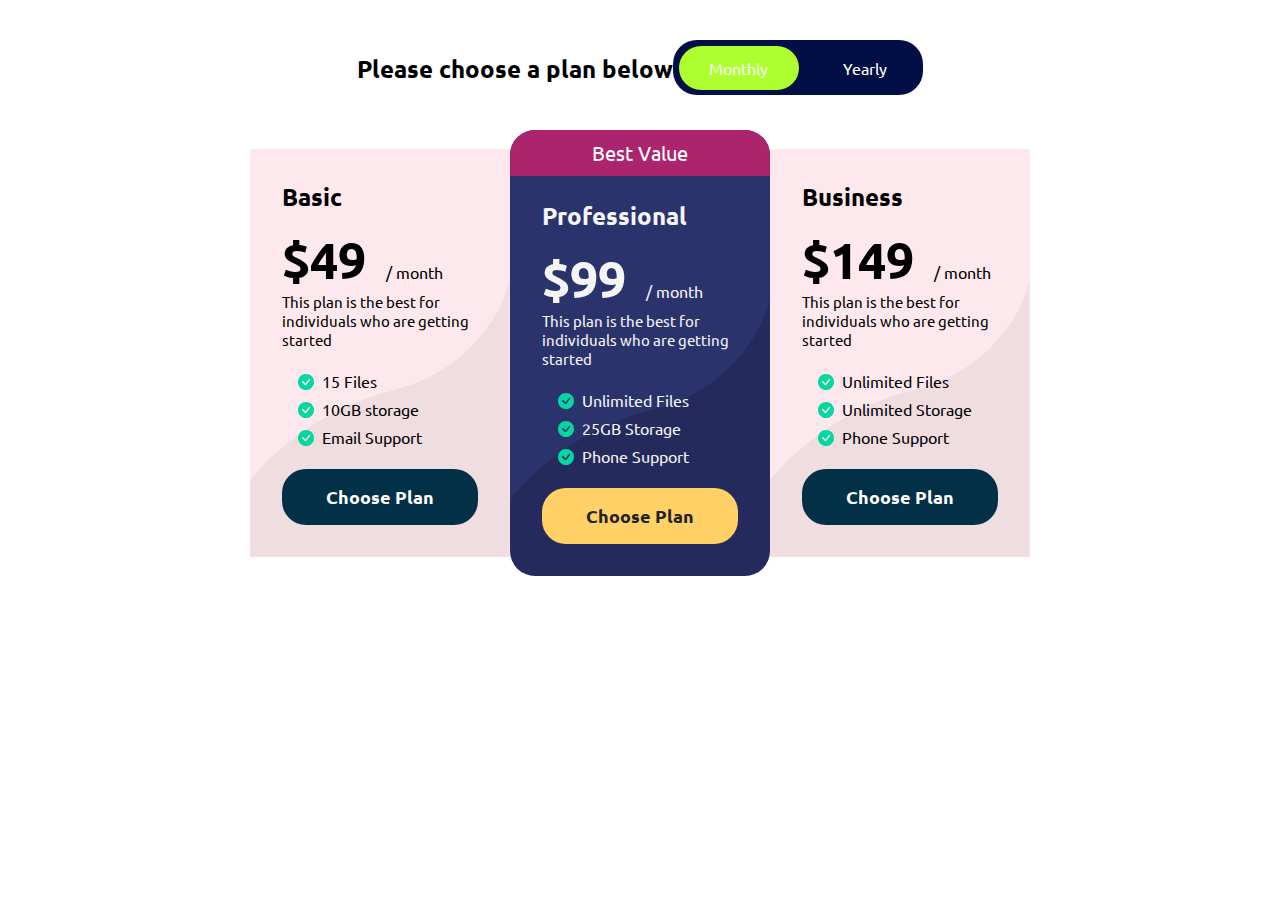
<file: Classwork/index.html>
<!DOCTYPE html>
<html lang="en">
<head>
    <meta charset="UTF-8">
    <meta http-equiv="X-UA-Compatible" content="IE=edge">
    <meta name="viewport" content="width=device-width, initial-scale=1.0">
    <title>Price Plan</title>
    <link rel="stylesheet" href="./sass/style.css">
</head>
<body>
    <section class="pricing-table-container">
        <div class="pricing-header">
            <h2>Please choose a plan below</h2>
            <div class="plans-switch-container">
                <input type="checkbox" class="plans-switch">
                <span class="monthly">Monthly</span>
                <span class="yearly">Yearly</span>
            </div>
        </div>
        <div class="pricing-table">
            <div class="table">
                <div class="content">
                    <h3>Basic</h3>
                    <div class="price-container">
                        <span class="price basic-price">$49</span>
                        <span class="plan-duration">/ month</span>
                    </div>
                    <div class="description">This plan is the best for individuals who are getting started</div>
                    <ul class="features">
                        <li>15 Files</li>
                        <li>10GB storage</li>
                        <li>Email Support</li>
                    </ul>
                    <a href="" class="btn">Choose Plan</a>
                </div>
            </div>
            <div class="table best-value">
                <div class="value">Best Value</div>
                <div class="content">
                    <h3>Professional</h3>
                    <div class="price-container">
                        <span class="price professional-price">$99</span>
                        <span class="plan-duration">/ month</span>
                    </div>
                    <div class="description">This plan is the best for individuals who are getting started</div>
                    <ul class="features">
                        <li>Unlimited Files</li>
                        <li>25GB Storage</li>
                        <li> Phone Support</li>
                    </ul>
                    <a href="" class="btn">Choose Plan</a>
                    </div>
            </div>
            <div class="table">
                <div class="content">
                    <h3>Business</h3>
                    <div class="price-container">
                        <span class="price business-price">$149</span>
                        <span class="plan-duration">/ month</span>
                    </div>
                    <div class="description">This plan is the best for individuals who are getting started</div>
                    <ul class="features">
                        <li>Unlimited Files</li>
                        <li>Unlimited Storage</li>
                        <li> Phone Support</li>
                    </ul>
                    <a href="" class="btn">Choose Plan</a>
            </div>
        </div>
    </section>
</body>
</html>
</file>
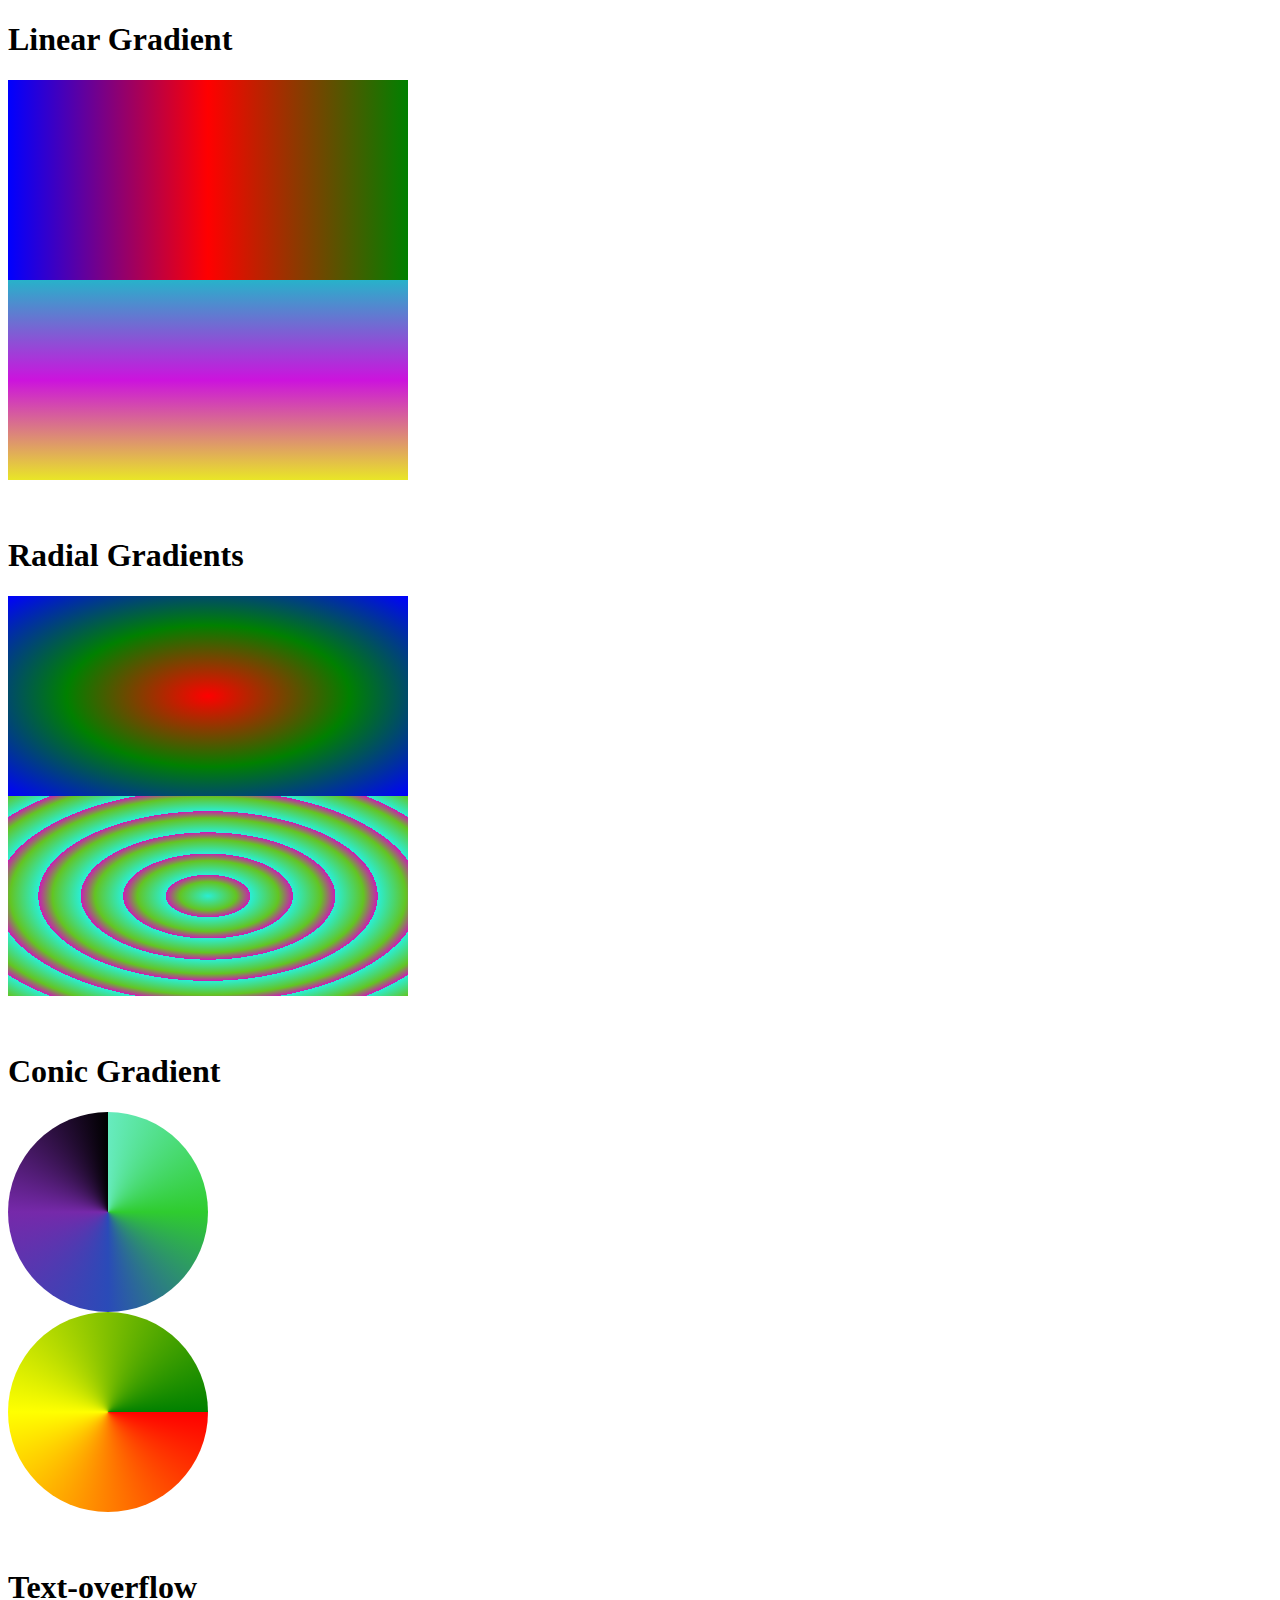
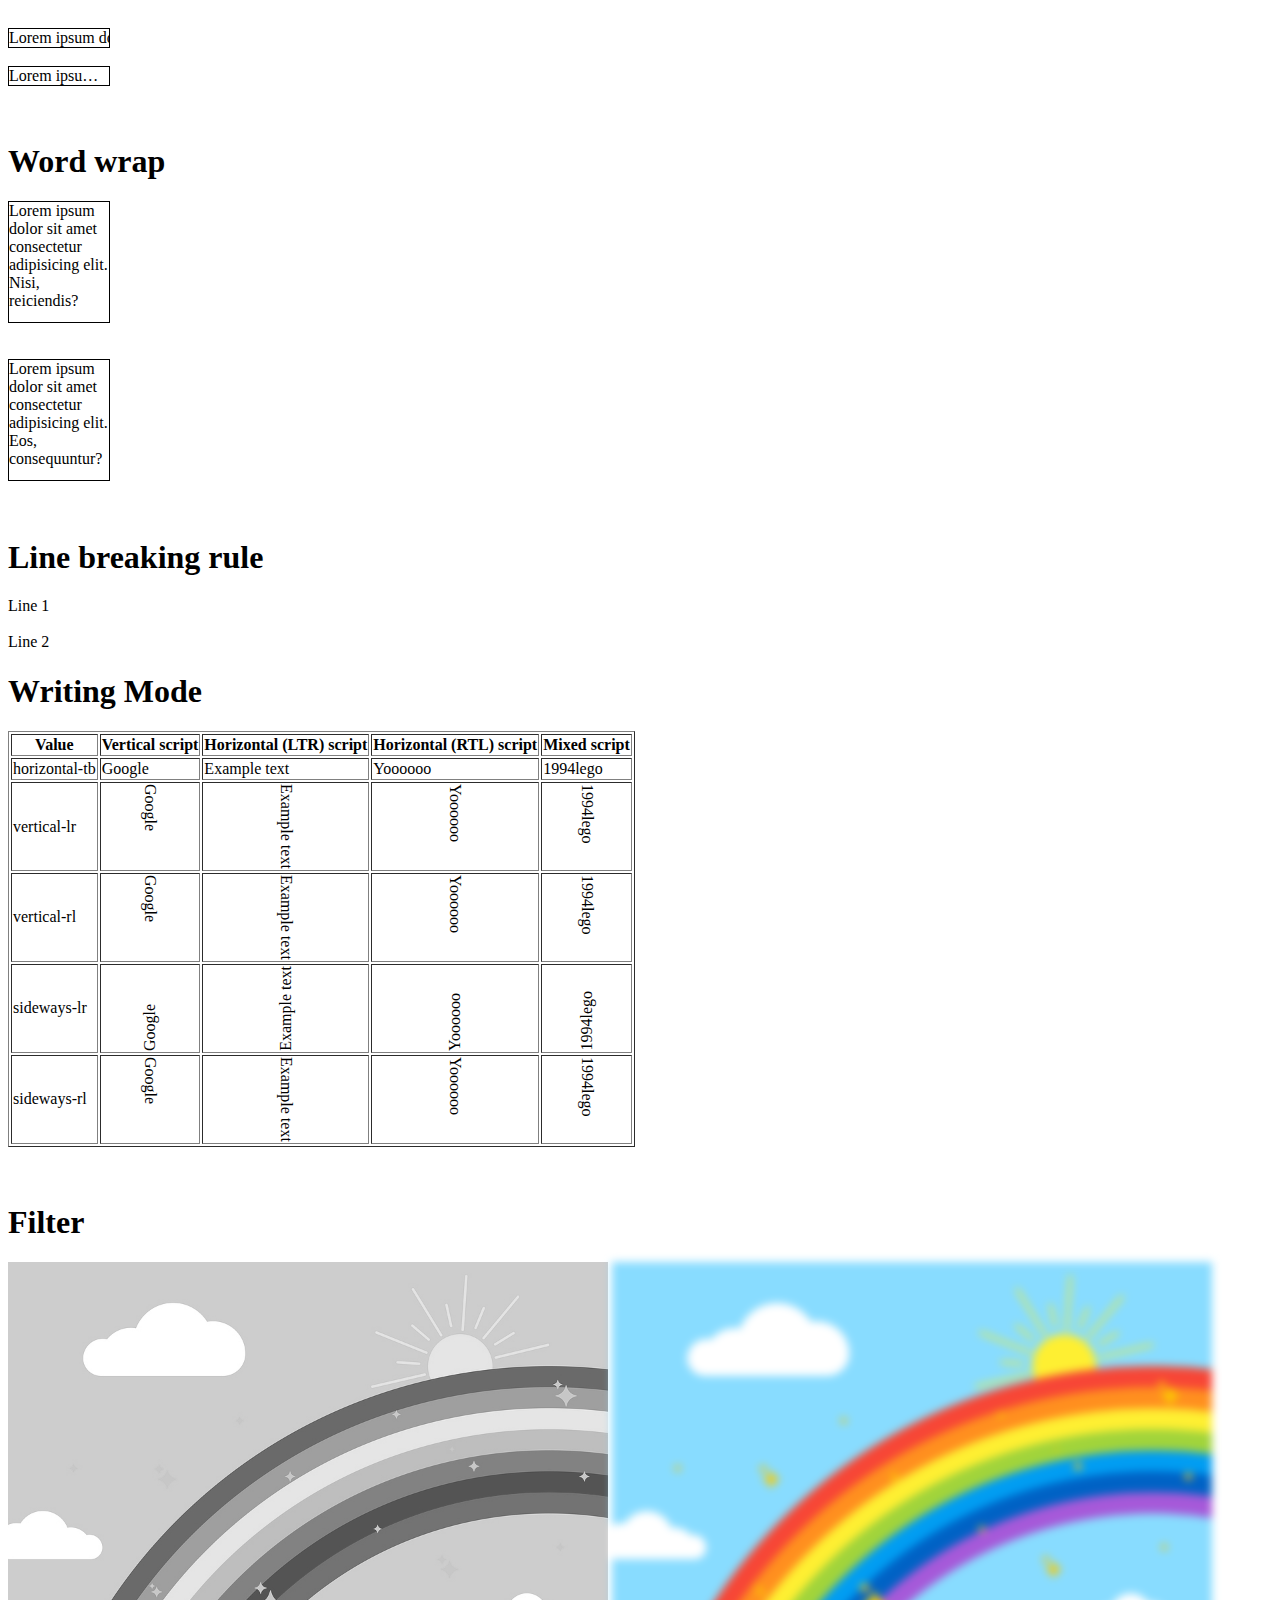
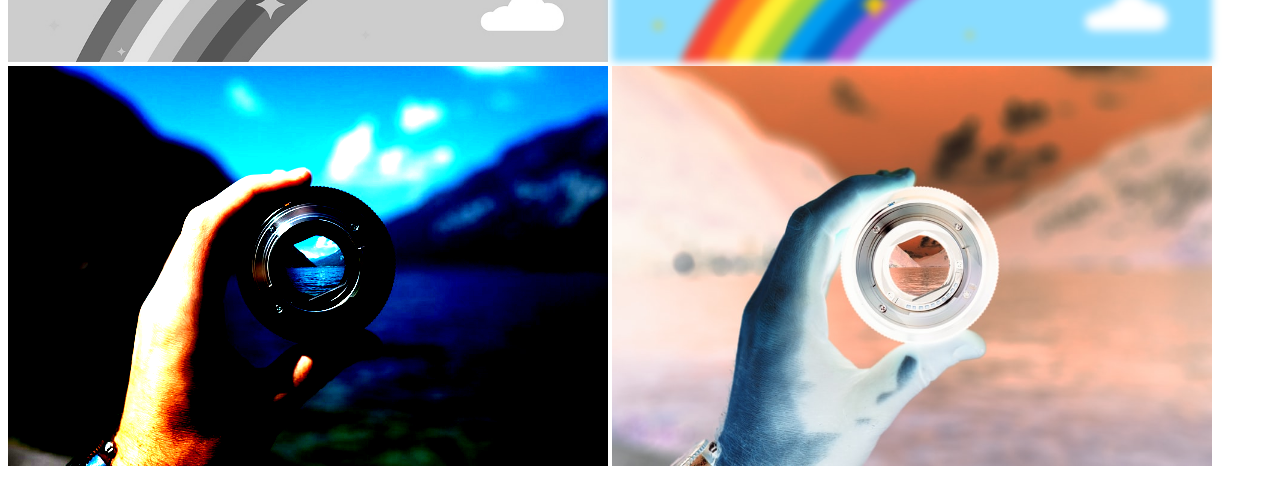
<file: hwork css/index.html>
<!DOCTYPE html>
<html lang="en">
<head>
    <meta charset="UTF-8">
    <meta http-equiv="X-UA-Compatible" content="IE=edge">
    <meta name="viewport" content="width=device-width, initial-scale=1.0">
    <title>Document</title>
    <link rel="stylesheet" href="/hwork css/css/style.css">
</head>
<body>
    <h1>Linear Gradient</h1>
    <div class="gradient-linear"></div>
    <div class="gradient-linear2"></div><br><br>
    <h1>Radial Gradients</h1>
    <div class="radial-gradient"></div>
    <div class="radial-gradient2"></div><br><br>
    <h1>Conic Gradient</h1>
    <div class="conic-gradient"></div>
    <div class="conic-gradient2"></div><br><br>
    <h1>Text-overflow</h1>
    <div class="text1">Lorem ipsum dolor sit amet consectetur adipisicing elit. Praesentium, omnis!</div><br>
    <div class="text2">Lorem ipsum dolor sit amet consectetur adipisicing elit. Commodi, perferendis.</div><br><br>
    <h1>Word wrap</h1>
    <div class="text3">Lorem ipsum dolor sit amet consectetur adipisicing elit. Nisi, reiciendis?</div><br><br>
    <div class="text4">Lorem ipsum dolor sit amet consectetur adipisicing elit. Eos, consequuntur?</div><br><br>
    <h1>Line breaking rule</h1>
    <div><span class="line1">Line 1</span> <span class="line2">Line 2</span></div>
    <h1>Writing Mode</h1>
    <table border="1px">
        <tr>
          <th>Value</th>
          <th>Vertical script</th>
          <th>Horizontal (LTR) script</th>
          <th>Horizontal (RTL) script</th>
          <th>Mixed script</th>
        </tr>
        <tr>
          <td>horizontal-tb</td>
          <td class="example Text1"><span>Google</span></td>
          <td class="example Text1"><span>Example text</span></td>
          <td class="example Text1"><span>Yoooooo</span></td>
          <td class="example Text1"><span>1994lego</span></td>
        </tr>
        <tr>
          <td>vertical-lr</td>
          <td class="example Text2"><span>Google</span></td>
          <td class="example Text2"><span>Example text</span></td>
          <td class="example Text2"><span>Yoooooo</span></td>
          <td class="example Text2"><span>1994lego</span></td>
        </tr>
        <tr>
          <td>vertical-rl</td>
          <td class="example Text3"><span>Google</span></td>
          <td class="example Text3"><span>Example text</span></td>
          <td class="example Text3"><span>Yoooooo</span></td>
          <td class="example Text3"><span>1994lego</span></td>
        </tr>
        <tr>
          <td>sideways-lr</td>
          <td class="example Text4"><span>Google</span></td>
          <td class="example Text4"><span>Example text</span></td>
          <td class="example Text4"><span>Yoooooo</span></td>
          <td class="example Text4"><span>1994lego</span></td>
        </tr>
        <tr>
          <td>sideways-rl</td>
          <td class="example Text5"><span>Google</span></td>
          <td class="example Text5"><span>Example text</span></td>
          <td class="example Text5"><span>Yoooooo</span></td>
          <td class="example Text5"><span>1994lego</span></td>
        </tr>
      </table><br><br>
      <h1>Filter</h1>
      <img class="img1" src="/hwork css/img/rainbow.jpg" alt="rainbow" width="600px" height="400px">
      <img class="img2" src="/hwork css/img/rainbow.jpg" alt="rainbow" width="600px" height="400px"><br>
      <img class="img3" src="/hwork css/img/lens.jpg" alt="lens" width="600px" height="400px">
      <img class="img4" src="/hwork css/img/lens.jpg" alt="lens" width="600px" height="400px">
</body>
</html>
</file>
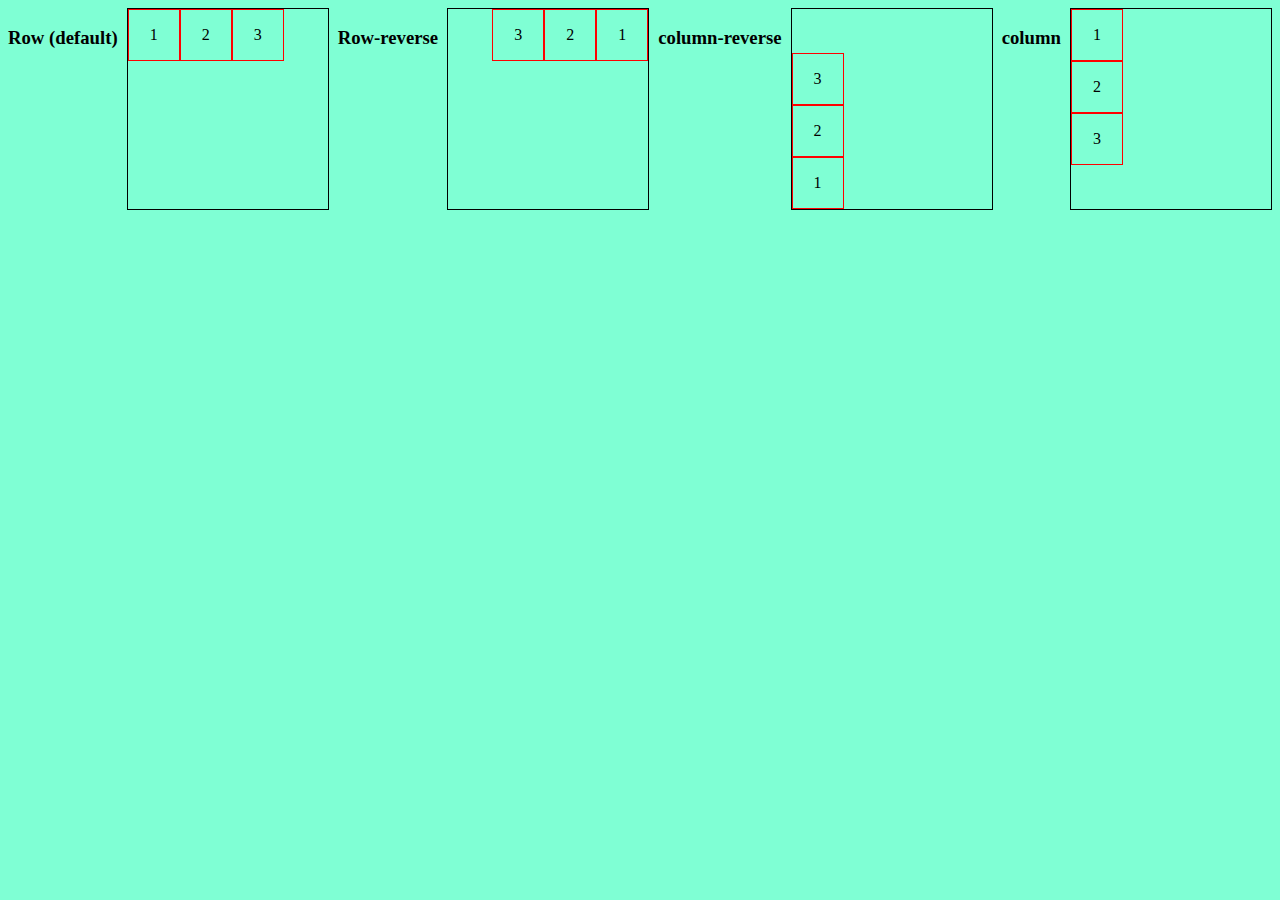
<file: hwork flex/index.html>
<!DOCTYPE html>
<html lang="en">
<head>
    <meta charset="UTF-8">
    <meta http-equiv="X-UA-Compatible" content="IE=edge">
    <meta name="viewport" content="width=device-width, initial-scale=1.0">
    <title>Document</title>
    <link rel="stylesheet" href="/hwork flex/css/style.css">
</head>
<body>
 <div class="container">
     <h3>Row (default)</h3>
     <div class="content row">
         <div class="box b1">1</div>
         <div class="box b2">2</div>
         <div class="box b3">3</div>
     </div>
        <h3>Row-reverse</h3>
    <div class="content row-rev">
        <div class="box b1">1</div>
        <div class="box b2">2</div>
        <div class="box b3">3</div>
    </div>
    <h3>column-reverse</h3>
    <div class="content col-rev">
        <div class="box b1">1</div>
        <div class="box b2">2</div>
        <div class="box b3">3</div>
    </div>
    <h3>column</h3>
    <div class="content col">
        <div class="box b1">1</div>
        <div class="box b2">2</div>
        <div class="box b3">3</div>
    </div>
 </div>

</body>
</html>
</file>
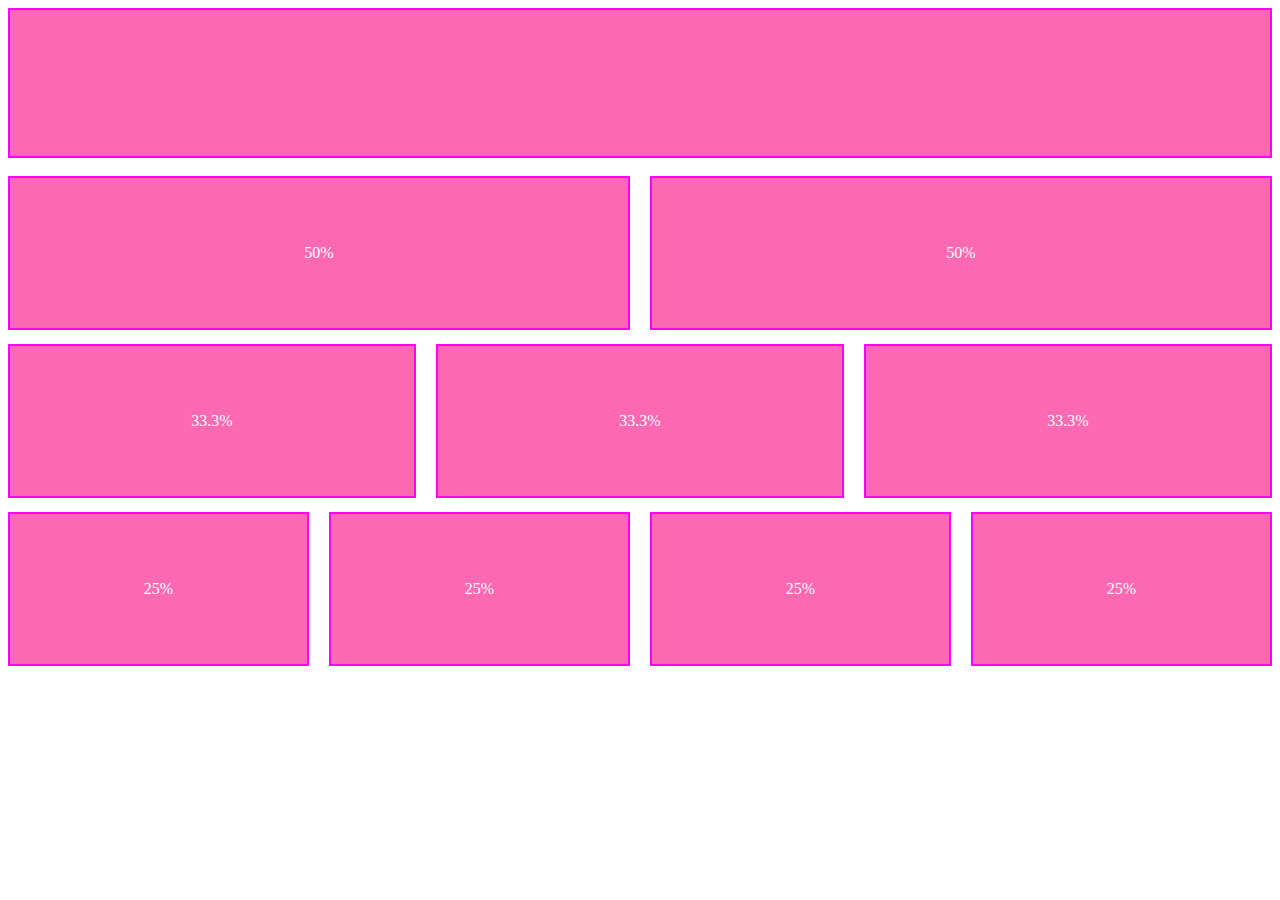
<file: hwork grid/Grid1/index.html>
<!DOCTYPE html>
<html lang="en">
<head>
    <meta charset="UTF-8">
    <meta http-equiv="X-UA-Compatible" content="IE=edge">
    <meta name="viewport" content="width=device-width, initial-scale=1.0">
    <title>Document</title>
    <link rel="stylesheet" href="/hwork grid/Grid1/css/style.css">
</head>
<body>
    <div class="yo">
        <div class="main1"></div> <br>
        <div class="main2">
            <div class="child">50%</div>
            <div class="child">50%</div>
        </div> <br>
        <div class="main3">
            <div class="child">33.3%</div>
            <div class="child">33.3%</div>
            <div class="child">33.3%</div>
        </div> <br>
        <div class="main4">
            <div class="child">25%</div>
            <div class="child">25%</div>
            <div class="child">25%</div>
            <div class="child">25%</div>
        </div>
    </div>
</body>
</html>
</html>
</file>
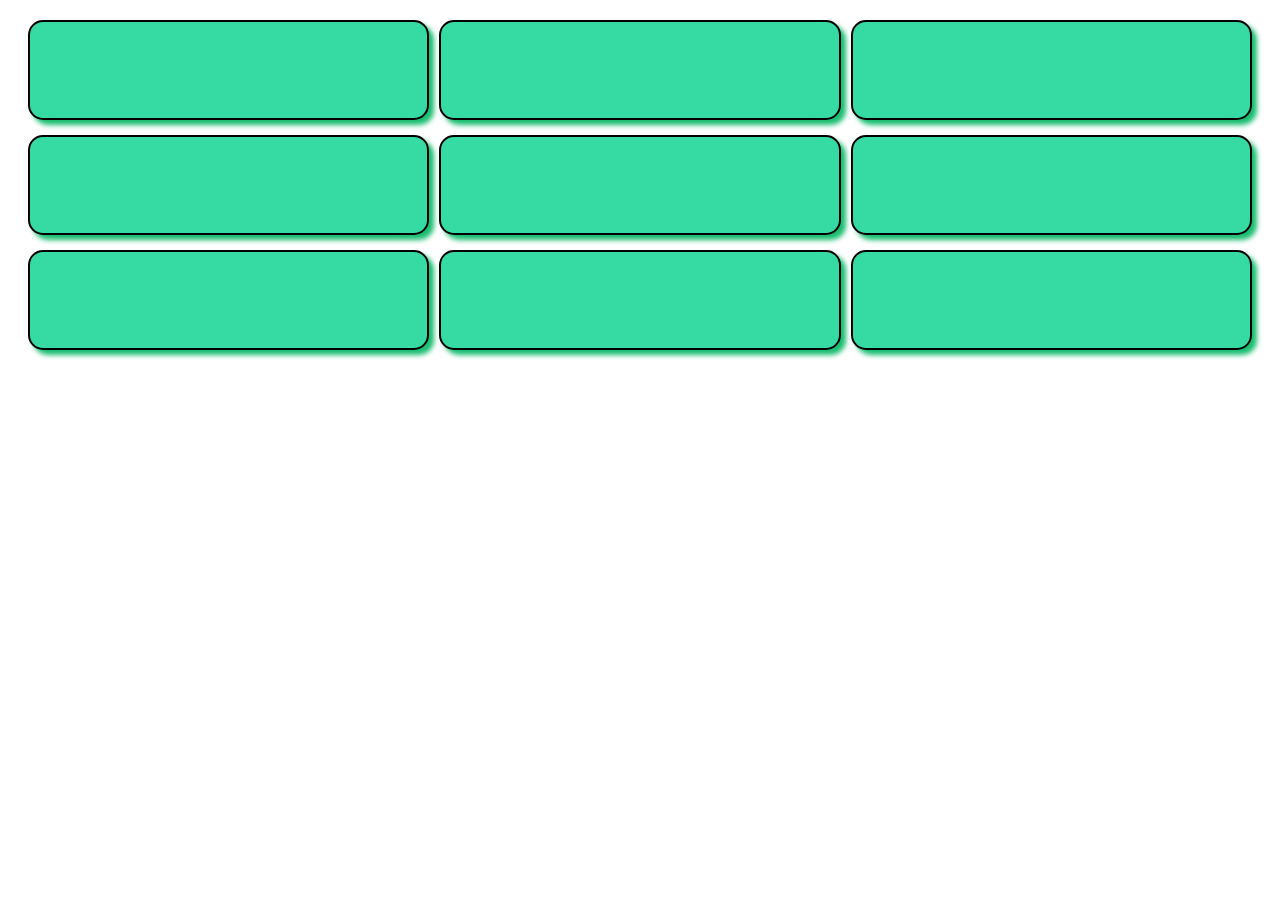
<file: hwork grid/Grid2/index.html>
<!DOCTYPE html>
<html lang="en">
<head>
    <meta charset="UTF-8">
    <meta http-equiv="X-UA-Compatible" content="IE=edge">
    <meta name="viewport" content="width=device-width, initial-scale=1.0">
    <title>Document</title>
    <link rel="stylesheet" href="/hwork grid/Grid2/css/style.css">
</head>
<body>
    <div class="main">
        <div class="child_1"></div>
        <div class="child_2"></div>
        <div class="child_3"></div>
        <div class="child_4"></div>
        <div class="child_5"></div>
        <div class="child_6"></div>
        <div class="child_7"></div>
        <div class="child_8"></div>
        <div class="child_9"></div>
    </div>
</body>
</html>
</file>
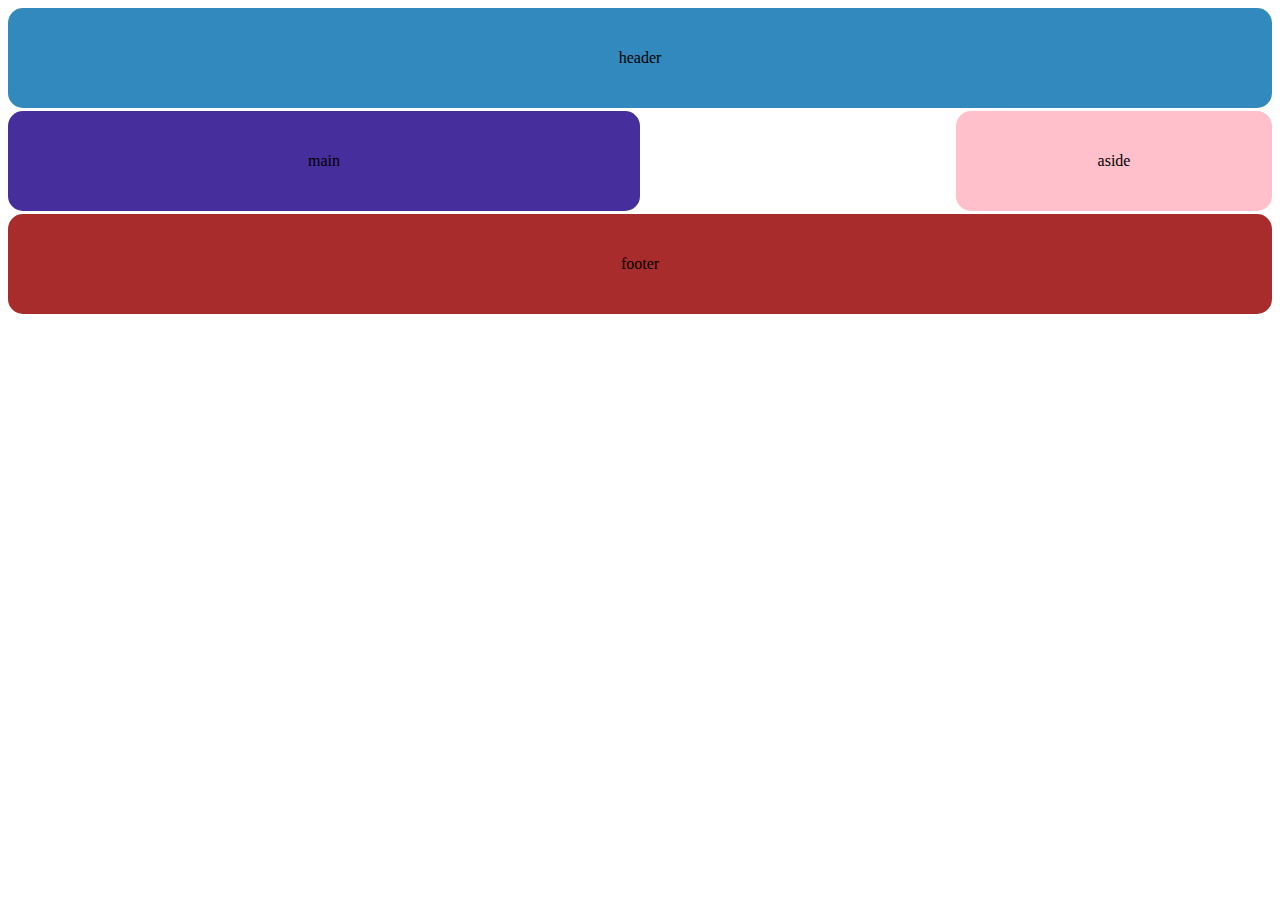
<file: hwork grid/Grid3/index.html>
<!DOCTYPE html>
<html lang="en">
<head>
    <meta charset="UTF-8">
    <meta http-equiv="X-UA-Compatible" content="IE=edge">
    <meta name="viewport" content="width=device-width, initial-scale=1.0">
    <title>Document</title>
    <link rel="stylesheet" href="/hwork grid/Grid3/css/style.css">
</head>
<body>
    <div class="all">
        <div class="header">header</div>
        <div class="main">main</div>
        <div class="aside">aside</div>
        <div class="footer">footer</div>
    </div>
    
</body>
</html>
</file>
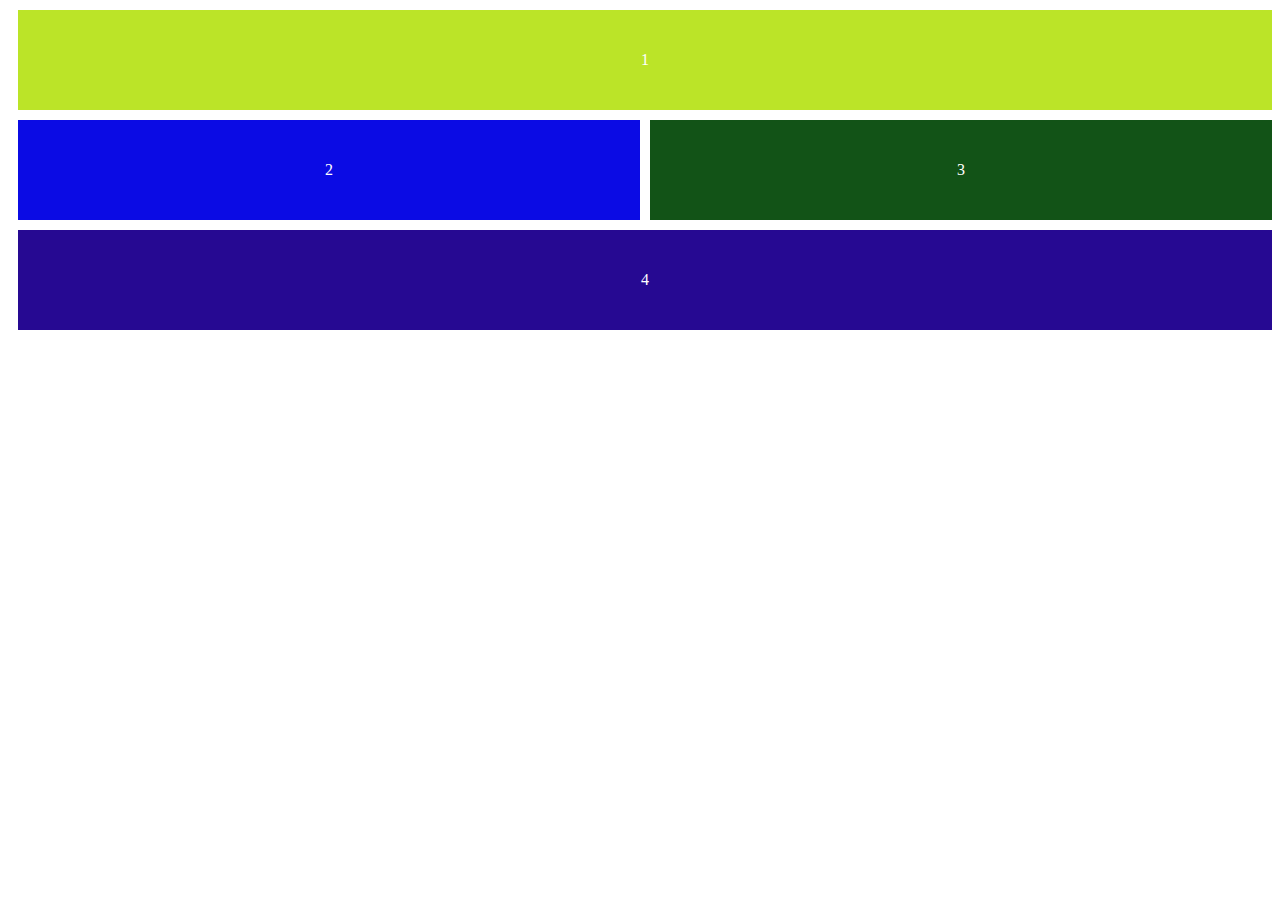
<file: hwork grid/Grid4/index.html>
<!DOCTYPE html>
<html lang="en">
<head>
    <meta charset="UTF-8">
    <meta http-equiv="X-UA-Compatible" content="IE=edge">
    <meta name="viewport" content="width=device-width, initial-scale=1.0">
    <title>Document</title>
    <link rel="stylesheet" href="/hwork grid/Grid4/css/style.css">
</head>
<body>
    <div class="main">
        <div class="child1">1</div>
        <div class="child2">2</div>
        <div class="child3">3</div>
        <div class="child4">4</div>
    </div>
</body>
</html>
</file>
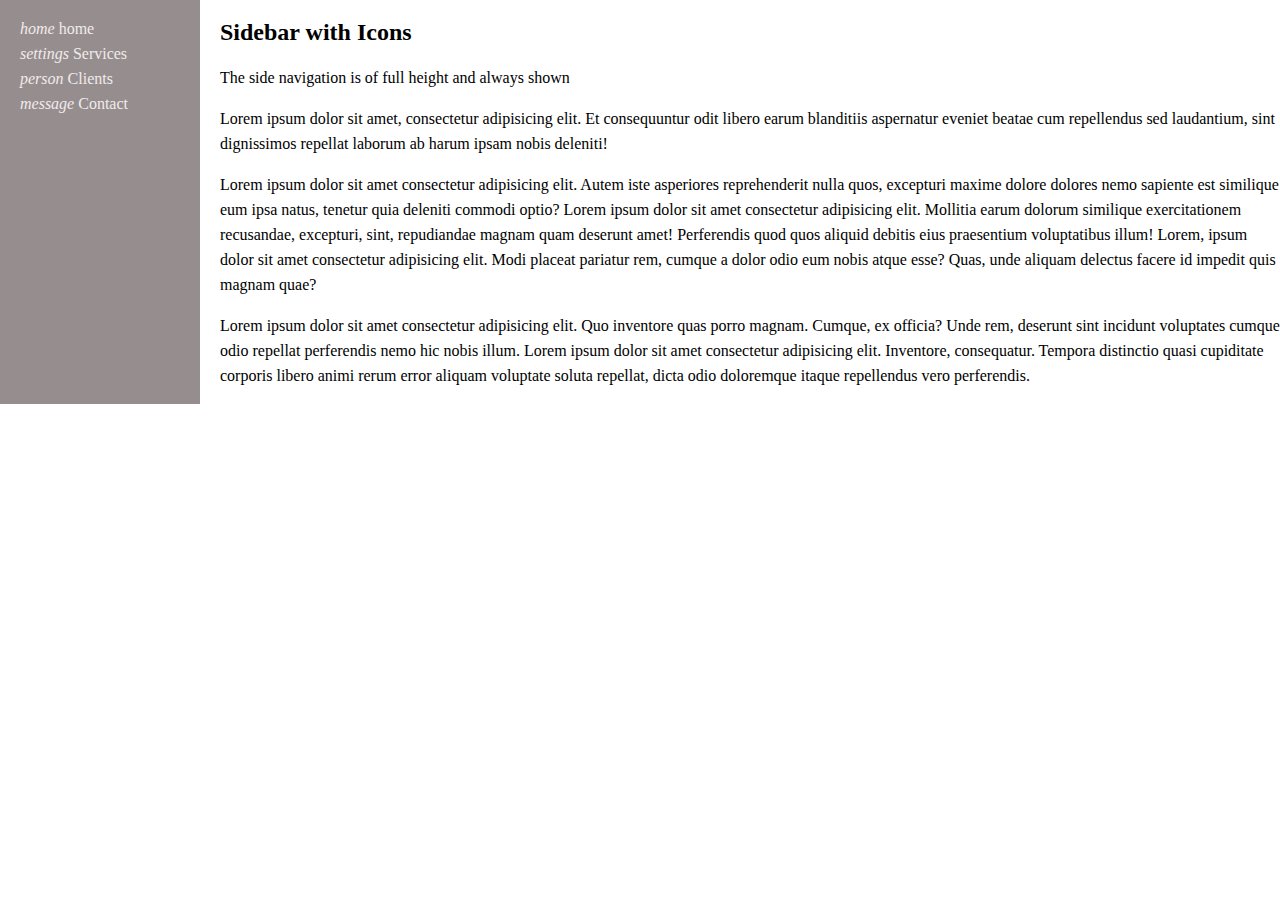
<file: hwork sass/pic2/index.html>
<!DOCTYPE html>
<html lang="en">
<head>
    <meta charset="UTF-8">
    <meta http-equiv="X-UA-Compatible" content="IE=edge">
    <meta name="viewport" content="width=device-width, initial-scale=1.0">
    <title>Full Height Nav</title>
    <link rel="stylesheet" href="/hwork sass/pic2/sass/style.css">
    <link href="https://fonts.googleapis.com/icon?family=Material+Icons" srel="stylesheet">
</head>
<body>
    <nav>
        <ul>
            <li> <i class="material-icons">home</i> home
            </li>
            <li>
                <i class="material-icons">settings</i> Services
            </li>
            <li>
                <i class="material-icons">person</i> Clients
            </li>
            <li>
                <i class="material-icons">message</i> Contact
            </li>
        </ul>
    </nav>

    <main>
        <h2>Sidebar with Icons</h2>
        <p>The side navigation is of full height and always shown</p>
        <p>Lorem ipsum dolor sit amet, consectetur adipisicing elit. Et consequuntur odit libero earum blanditiis aspernatur eveniet beatae cum repellendus sed laudantium, sint dignissimos repellat laborum ab harum ipsam nobis deleniti!</p>
        <p>Lorem ipsum dolor sit amet consectetur adipisicing elit. Autem iste asperiores reprehenderit nulla quos, excepturi maxime dolore dolores nemo sapiente est similique eum ipsa natus, tenetur quia deleniti commodi optio?
            Lorem ipsum dolor sit amet consectetur adipisicing elit. Mollitia earum dolorum similique exercitationem recusandae, excepturi, sint, repudiandae magnam quam deserunt amet! Perferendis quod quos aliquid debitis eius praesentium voluptatibus illum!
            Lorem, ipsum dolor sit amet consectetur adipisicing elit. Modi placeat pariatur rem, cumque a dolor odio eum nobis atque esse? Quas, unde aliquam delectus facere id impedit quis magnam quae?
        </p>
        <p>
            Lorem ipsum dolor sit amet consectetur adipisicing elit. Quo inventore quas porro magnam. Cumque, ex officia? Unde rem, deserunt sint incidunt voluptates cumque odio repellat perferendis nemo hic nobis illum.
            Lorem ipsum dolor sit amet consectetur adipisicing elit. Inventore, consequatur. Tempora distinctio quasi cupiditate corporis libero animi rerum error aliquam voluptate soluta repellat, dicta odio doloremque itaque repellendus vero perferendis.
        </p>
    </main>
</body>
</html>
</file>
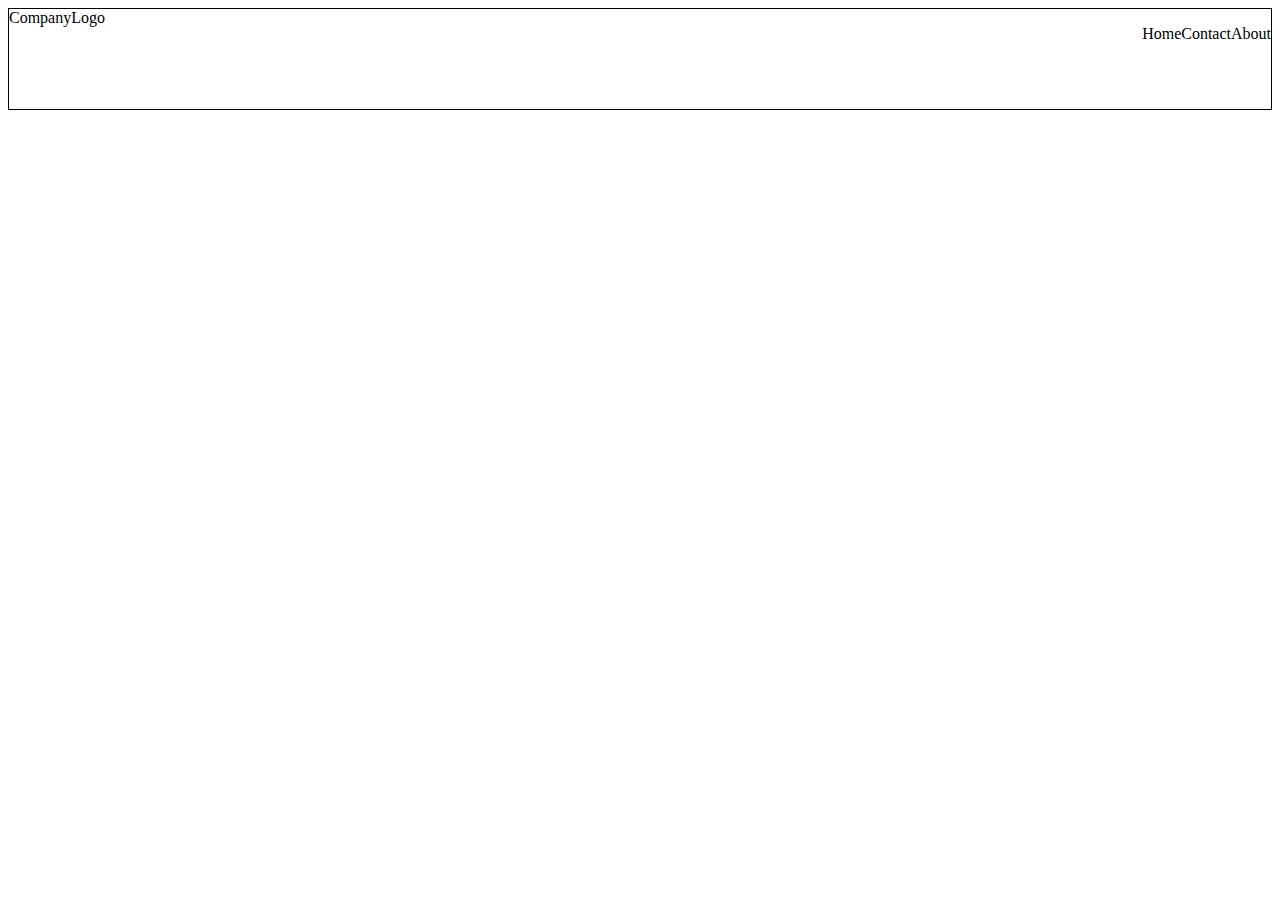
<file: hwork sass/pic3/index.html>
<!DOCTYPE html>
<html lang="en">
<head>
    <meta charset="UTF-8">
    <meta http-equiv="X-UA-Compatible" content="IE=edge">
    <meta name="viewport" content="width=device-width, initial-scale=1.0">
    <title>Header</title>
    <link rel="stylesheet" href="/hwork sass/pic3/sass/style.css">
</head>
<body>
    <header class="wrapper">
        <div class="logo">CompanyLogo</div>
        <div class="nav">
            <ul class="list">
                 <li>Home</li>
                 <li>Contact</li>
                 <li>About</li>
            </ul>
        </div>
    </header>
</body>
</html>
</file>
<file: Classwork/sass/style.css>
@import url("https://fonts.googleapis.com/css2?family=Montserrat:ital,wght@0,100;0,200;0,300;0,400;0,500;0,600;0,700;0,800;0,900;1,100;1,200;1,300;1,400;1,500;1,600;1,700;1,800;1,900&family=Ubuntu:ital,wght@0,300;0,400;0,500;0,700;1,300;1,400;1,500;1,700&display=swap");
* {
  -webkit-box-sizing: border-box;
          box-sizing: border-box;
  margin: 0;
  padding: 0;
}

body {
  font-family: "Ubuntu", sans-serif;
  padding: 40px;
}

.pricing-table-container .pricing-header {
  display: -webkit-box;
  display: -ms-flexbox;
  display: flex;
  -webkit-box-align: center;
      -ms-flex-align: center;
          align-items: center;
  -webkit-box-pack: center;
      -ms-flex-pack: center;
          justify-content: center;
}

.pricing-table-container .pricing-header .h2 {
  margin-right: 10px;
}

.pricing-table-container .pricing-header .plans-switch-container {
  position: relative;
  color: white;
  display: inline-block;
}

.pricing-table-container .pricing-header .plans-switch-container .plans-switch {
  width: 250px;
  background-color: #020f47;
  height: 55px;
  -webkit-appearance: none;
     -moz-appearance: none;
          appearance: none;
  border-radius: 24px;
  outline: none;
  cursor: pointer;
  position: relative;
}

.pricing-table-container .pricing-header .plans-switch-container .plans-switch::before {
  content: "";
  position: absolute;
  height: 44px;
  width: 120px;
  border-radius: 24px;
  background: greenyellow;
  top: 50%;
  -webkit-transform: translateY(-50%);
          transform: translateY(-50%);
  left: 6px;
  -webkit-transition: all 0.5s;
  transition: all 0.5s;
}

.pricing-table-container .pricing-header .plans-switch-container .monthly {
  position: absolute;
  left: 36px;
  top: 18px;
  pointer-events: none;
}

.pricing-table-container .pricing-header .plans-switch-container .yearly {
  position: absolute;
  right: 36px;
  top: 18px;
  pointer-events: none;
}

.pricing-table-container .pricing-table {
  display: -webkit-box;
  display: -ms-flexbox;
  display: flex;
  -webkit-box-align: center;
      -ms-flex-align: center;
          align-items: center;
  -webkit-box-pack: center;
      -ms-flex-pack: center;
          justify-content: center;
  margin-top: 32px;
}

.pricing-table-container .pricing-table .table {
  background: #ef476f1f;
  width: 260px;
  padding: 32px;
  position: relative;
  background-image: url(../images/bg-shape1.svg);
  background-repeat: no-repeat;
  background-position: bottom;
  background-size: contain;
}

.pricing-table-container .pricing-table .table.best-value {
  background-color: #2b336d;
  color: whitesmoke;
  background-image: url(../images/bg-shape2.svg);
  padding-top: 70px;
  border-radius: 25px;
  overflow: hidden;
}

.pricing-table-container .pricing-table .table.best-value .value {
  background-color: #ac246e;
  color: #fff;
  position: absolute;
  width: 100%;
  top: 0;
  left: 0;
  text-align: center;
  padding: 10px;
  font-size: 20px;
}

.pricing-table-container .pricing-table .table.best-value .btn {
  background: #ffd166;
  color: #222;
}

.pricing-table-container .pricing-table .table.best-value .btn:hover {
  background: #f0b11c;
}

.pricing-table-container .pricing-table .table .content .price-container {
  @inc margin-bottom: 20px;
}

.pricing-table-container .pricing-table .table .content h3 {
  font-size: 24px;
  margin-bottom: 15px;
}

.pricing-table-container .pricing-table .table .content .price {
  font-size: 50px;
  font-weight: bold;
  padding-right: 16px;
}

.pricing-table-container .pricing-table .table .content .description {
  font-size: 15px;
  margin-bottom: 20px;
}

.pricing-table-container .pricing-table .table .content .features {
  list-style-type: none;
  padding: 0;
}

.pricing-table-container .pricing-table .table .content .features li {
  margin: 4px 0;
  display: -webkit-box;
  display: -ms-flexbox;
  display: flex;
  -webkit-box-align: center;
      -ms-flex-align: center;
          align-items: center;
}

.pricing-table-container .pricing-table .table .content .features li::before {
  content: url(/Classwork/images/check-icon.svg);
  margin-left: 16px;
  margin-top: 4px;
  padding-right: 8px;
}

.pricing-table-container .pricing-table .btn {
  background-color: #023047;
  padding: 16px 0;
  display: inline-block;
  width: 100%;
  color: white;
  font-size: 18px;
  font-weight: bold;
  text-align: center;
  text-decoration: none;
  border-radius: 24px;
  margin-top: 16px;
  -webkit-transition: all 400ms;
  transition: all 400ms;
}

.pricing-table-container .pricing-table .btn:hover {
  background: #29769c;
}
/*# sourceMappingURL=style.css.map */
</file>
<file: hwork css/css/style.css>
.gradient-linear{
    width: 400px;
    height: 200px;
    background-image: linear-gradient(to right, blue, red, green);
}
.gradient-linear2{
    width: 400px;
    height: 200px;
    background-image: linear-gradient(rgb(39, 178, 202), rgb(204, 19, 221) ,rgb(233, 230, 39));
}
.radial-gradient{
    width: 400px;
    height: 200px;
    background-image: radial-gradient(red, green, blue);
}
.radial-gradient2{
    width: 400px;
    height: 200px;
    background-image: repeating-radial-gradient(rgb(42, 238, 212), rgb(99, 196, 34) 10%, rgb(204, 27, 180) 15%);
}
.conic-gradient{
    width: 200px;
    height: 200px;
    background-image: conic-gradient(rgba(47, 228, 167, 0.733), rgb(47, 204, 47), rgb(42, 75, 184), rgb(118, 41, 170), black);
    border-radius: 50%;
}
.conic-gradient2{
    width: 200px;
    height: 200px;
    background-image: conic-gradient(from 90deg, red, yellow, green);
    border-radius: 50%;
}
.text1{
    text-overflow: clip; 
    border: 1px solid black;
    white-space: nowrap; 
    width: 100px; 
    overflow: hidden;
}
.text2{
    text-overflow: ellipsis;
    border: 1px solid black;
    white-space: nowrap; 
    width: 100px; 
    overflow: hidden;
}
.text3{
    width: 100px;
    height:120px;
    word-wrap: break-word;
    border: 1px solid black;
}
.text4{
    width: 100px;
    height:120px;
    word-wrap: normal;
    border: 1px solid black;
}
.line2::before{
    content: "\a";
    white-space: pre;
}
.line1::after{
    content: "\a";
    white-space: pre;
}
.example.Text1 span, .example.Text1 {
    writing-mode: horizontal-tb;
 }
  
  .example.Text2 span, .example.Text2 {
    writing-mode: vertical-lr;
  }
  
  .example.Text3 span, .example.Text3 {
    writing-mode: vertical-rl;
  }
  
  .example.Text4 span, .example.Text4 {
    writing-mode: sideways-lr;
  }
  
  .example.Text5 span, .example.Text5 {
    writing-mode: sideways-rl;
  }
  .img1{
      filter: grayscale(100%);
  }
  .img2{
      filter: blur(4px);
  }
  .img3{
      filter: contrast(4);
  }
  .img4{
      filter: invert();
  }
</file>
<file: hwork flex/css/style.css>
body{
    background-color: aquamarine;
}
.container{
    display: flex;
    justify-content: space-between;
}
.content{
    width: 200px;
    height: 200px;
    border: 1px solid black;
    display: flex;
}
.box{
    width: 50px;
    height: 50px;
    border: 1px solid red;
    line-height: 50px;
    text-align: center;
}
.row{
    flex-direction: row;
}
.row-rev{
    flex-direction: row-reverse;
}
.col-rev{
    flex-direction: column-reverse;
}
.col{
    flex-direction: column;
}
</file>
<file: hwork grid/Grid1/css/style.css>
*{
    box-sizing: border-box;
}

.yo{
    width: 100%;
}

div[class *= main]{
    display: grid;
    grid-column-gap: 20px;
    height: 150px;
    text-align: center;
    line-height: 150px;
    color: white;
}

div[class *= child], .main1{
    border: 2px solid fuchsia;
    background-color: hotpink;
}
.main1{
    grid-template-columns: 100%;
}

.main2{
    grid-template-columns: repeat(2, 1fr);
}

.main3{
    grid-template-columns: repeat(3, 1fr);
}

.main4{
    grid-template-columns: repeat(4, 1fr);
}
</file>
<file: hwork grid/Grid2/css/style.css>
.main{
    margin: 20px;
    display: grid;
    grid-template-columns: repeat(3, 1fr);
    grid-template-rows: repeat(3, 100px);
    grid-column-gap: 10px;
    grid-row-gap: 15px;
}

div[class *= child]{
    background-color: rgb(54, 219, 164);
    border-radius: 15px;
    border: 2px solid black;
    box-shadow: 5px 5px 5px rgb(24, 189, 112);
}
</file>
<file: hwork grid/Grid3/css/style.css>
.all{
    display: grid;
    grid-template-columns: repeat(4, 1fr);
    grid-template-rows: repeat(3, 100px);
    grid-row-gap: 3px;
}

.header{
    grid-column-start: 1;
    grid-column-end: 5;
    background-color: rgb(49, 137, 189);
    border-radius: 15px;
    text-align: center;
    line-height: 100px;
}

.main{
    grid-column-start: 1;
    grid-column-end: 3;
    background-color: rgb(70, 46, 156);
    border-radius: 15px;
    text-align: center;
    line-height: 100px;
}

.aside{
    grid-column-start: 4;
    grid-column-end: 5;
    background-color: pink;
    border-radius: 15px;
    text-align: center;
    line-height: 100px;
}

.footer{
    grid-column-start: 1;
    grid-column-end: 5;
    background-color: rgb(168, 44, 44);
    border-radius: 15px;
    text-align: center;
    line-height: 100px;
}
</file>
<file: hwork grid/Grid4/css/style.css>
.main{
    margin: 10px;
    display: grid;
    grid-template-columns: repeat(2, 50%);
    grid-template-rows: repeat(3, 100px);
    grid-row-gap: 10px;
    grid-column-gap: 10px;
}

div[class *= child]{
    color: white;
    text-align: center;
    line-height: 100px;
}
.child1{
    grid-column-start: 1;
    grid-column-end: 3;
    background-color: rgb(187, 228, 40);
}

.child2{
    grid-column-start: 1;
    grid-column-end: 2;
    background-color: rgb(11, 11, 228);
}

.child3{
    grid-column-start: 2;
    grid-column-end: 3;
    background-color: rgb(18, 83, 23);
}

.child4{
    grid-column-start: 1;
    grid-column-end: 3;
    background-color: rgb(38, 9, 146);
}
</file>
<file: hwork sass/pic2/sass/style.css>
body {
  margin: 0;
  display: -webkit-box;
  display: -ms-flexbox;
  display: flex;
}

body nav {
  width: 10%;
  min-width: 200px;
  background-color: #968e8e;
  color: #f0ebeb;
}

body nav ul {
  padding-left: 20px;
  line-height: 25px;
}

body nav ul li {
  list-style: none;
}

body main {
  padding-left: 20px;
  line-height: 25px;
  width: 90%;
}
/*# sourceMappingURL=style.css.map */
</file>
<file: hwork sass/pic3/sass/style.css>
header, ul {
  display: -webkit-box;
  display: -ms-flexbox;
  display: flex;
}

.wrapper {
  height: 100px;
  border: 1px solid black;
  -webkit-box-pack: justify;
      -ms-flex-pack: justify;
          justify-content: space-between;
}

.list {
  list-style: none;
}
/*# sourceMappingURL=style.css.map */
</file>
